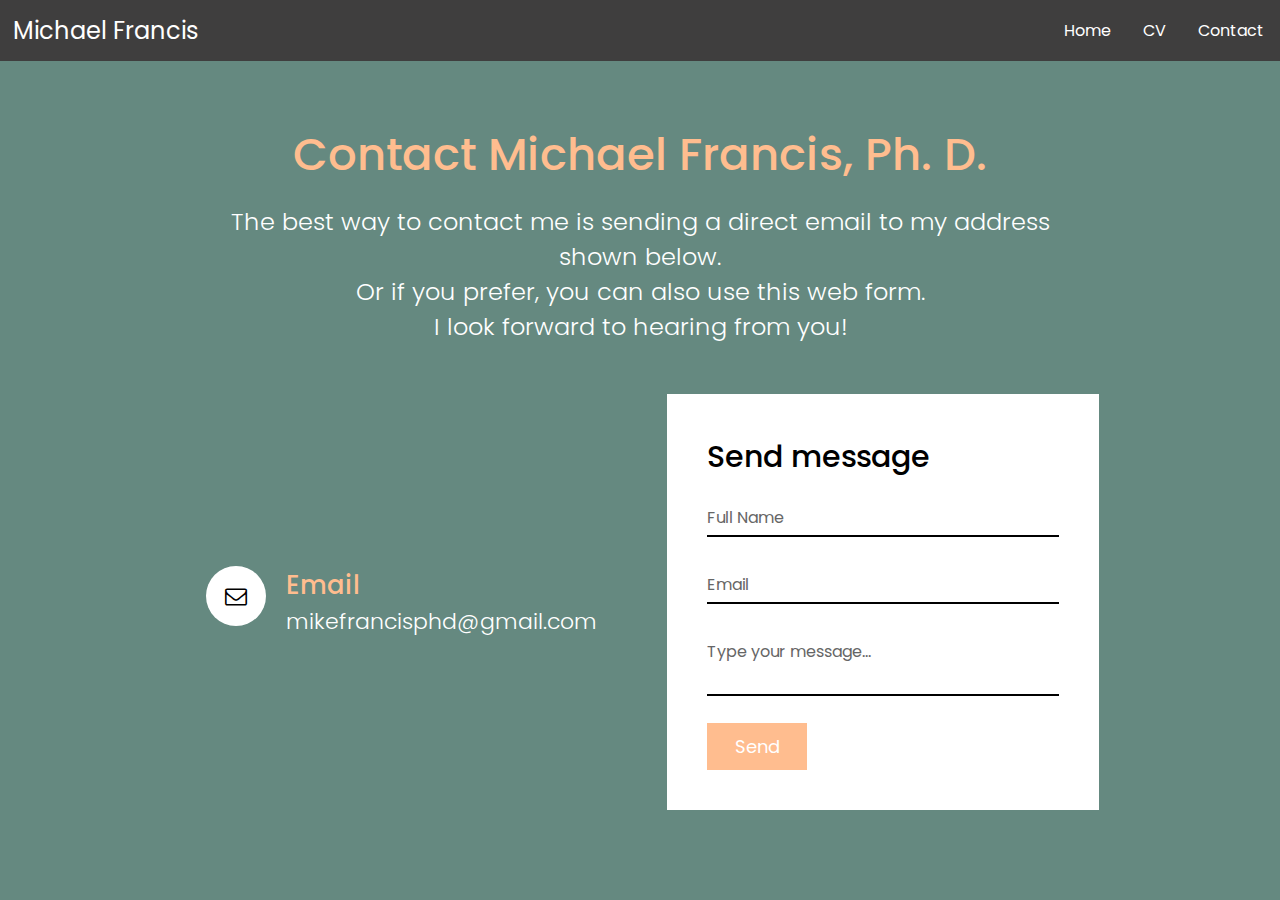
<file: contact.html>
<!DOCTYPE html>
<html lang="en">
<head>
    <meta charset="UTF-8">
    <meta http-equiv="X-UA-Compatible" content="IE=edge">
    <meta name="viewport" content="width=device-width, initial-scale=1.0">
    <link href="css/contact.css" rel="stylesheet" >
    <link rel="stylesheet" href="https://cdnjs.cloudflare.com/ajax/libs/font-awesome/4.7.0/css/font-awesome.css" 
      integrity="sha512-5A8nwdMOWrSz20fDsjczgUidUBR8liPYU+WymTZP1lmY9G6Oc7HlZv156XqnsgNUzTyMefFTcsFH/tnJE/+xBg==" 
      crossorigin="anonymous" 
      referrerpolicy="no-referrer" />
      <link rel="apple-touch-icon" sizes="180x180" href="images/favicon_io/apple-touch-icon.png">
      <link rel="icon" type="image/png" sizes="32x32" href="images/favicon_io/favicon-32x32.png">
      <link rel="icon" type="image/png" sizes="16x16" href="images/favicon_io/favicon-16x16.png">
      <link rel="manifest" href="images/favicon_io/site.webmanifest">


    <title>Contact</title>
</head>


<body>

<!-- ************************************************** -->
<!-- ********************NAVBAR********************* -->
<!-- ************************************************** -->
<nav class="navbar">
    <div class="logo"><a href="index.html">Michael Francis</a></div>
    <a href="#" class="toggle-button">
      <span class="bar"></span>
      <span class="bar"></span>
      <span class="bar"></span>
    </a>
    <div class="navbar-links">
      <ul>
        <li><a href="index.html">Home</a></li>
        <li><a href="CV.html">CV</a></li>
        <!-- <li><a href="projects.html">Projects</a></li> -->
        <li><a href="contact.html">Contact</a></li>
      </ul>
    </div>
  <script>const toggleButton = document.getElementsByClassName('toggle-button')[0]
    const navbarLinks = document.getElementsByClassName('navbar-links')[0]
    toggleButton.addEventListener('click', () =>{
        navbarLinks.classList.toggle('active')
    })</script>
  </nav>
  <!--end of Navigation bar-->




    <section class="contact">
    <div class="content">
        <h2>Contact Michael Francis, Ph. D.</h2>
        <p>The best way to contact me is sending a direct email to my address shown below. 
          <br>Or if you prefer, you can also use this web form.<br>
          I look forward to hearing from you!</p>
    </div>
    <div class="container">
        <div class="contactInfo">
            <div class="box">
                <div class="icon">
                <i class="fa fa-envelope-o" aria-hidden="true"></i>
                </div>
                 <div class="text">
                      <h3>Email</h3>
                        <p>mikefrancisphd@gmail.com</p>
                 </div>
              </div>
<!--               <div class="box">
                <div class="icon"><i class="fa fa-map-marker" aria-hidden="true"></i></div>
                 <div class="text">
                      <h3>Office address</h3>
                   <p>
                    Fred C. Davison Life Sciences Complex<br>
                    120 E Green St<br>
                    Athens, GA 30602</p>
                 </div>
              </div> -->
        </div>

        
        <div class="contactForm">
            <form action="https://formsubmit.co/mikefrancisphd@gmail.com" method="POST">
                <h2>Send message</h2>
                <div class="inputBox">
                    <input type="text" name="name" required="required">
                    <span>Full Name</span>
                </div>
                <div class="inputBox">
                    <input type="text" name="email" required="required">
                    <span>Email</span>
                </div>
                <div class="inputBox">
                    <textarea required="required" name="message"></textarea>
                    <span>Type your message...</span>
                </div>
                <div class="inputBox">
                    <button type="submit" name="">Send</button>
                </div>
                <input type="hidden" name="_next" value="https://mikefrancis.surge.sh/thankyou.html">
                
            </form>
        </div>

    


    </div>
    
    
    </section>
       

</body>
</html>
</file>
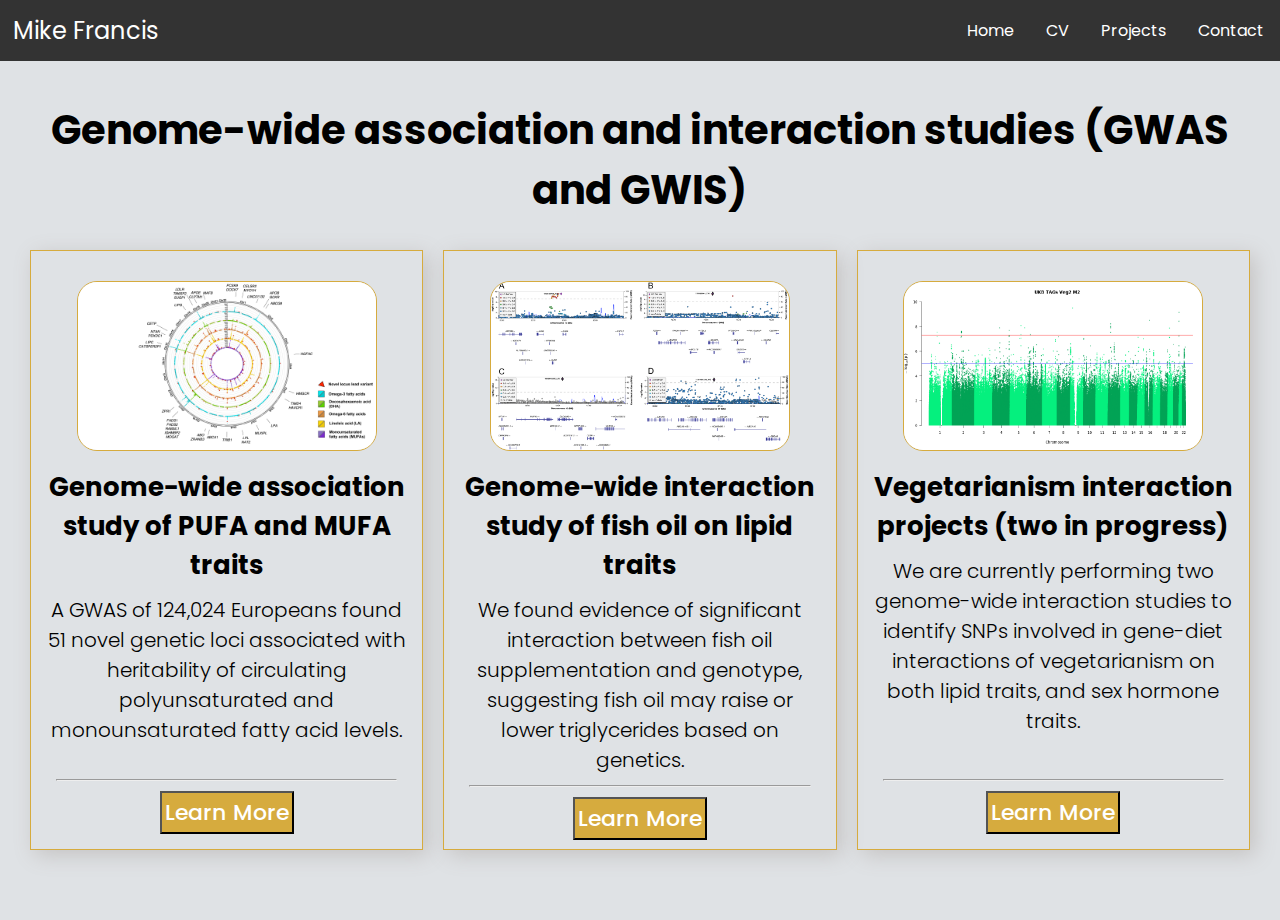
<file: projects.html>
<!DOCTYPE html>
<html lang="en">
<head>
    <meta charset="UTF-8">
    <meta http-equiv="X-UA-Compatible" content="IE=edge">
    <meta name="viewport" content="width=device-width, initial-scale=1.0">
    <title>Projects</title>
    <link href="css/projects.css" rel="stylesheet" >
    <link rel="apple-touch-icon" sizes="180x180" href="images/favicon_io/apple-touch-icon.png">
    <link rel="icon" type="image/png" sizes="32x32" href="images/favicon_io/favicon-32x32.png">
    <link rel="icon" type="image/png" sizes="16x16" href="images/favicon_io/favicon-16x16.png">
    <link rel="manifest" href="images/favicon_io/site.webmanifest">
    
</head>
<body>
<!-- ************************************************** -->
<!-- ********************NAVBAR********************* -->
<!-- ************************************************** -->
<nav class="navbar">
    <div class="logo"><a href="index.html">Mike Francis</a></div>
    <a href="#" class="toggle-button">
      <span class="bar"></span>
      <span class="bar"></span>
      <span class="bar"></span>
    </a>
    <div class="navbar-links">
      <ul>
        <li><a href="index.html">Home</a></li>
        <li><a href="CV.html">CV</a></li>
        <li><a href="projects.html">Projects</a></li>
        <li><a href="contact.html">Contact</a></li>
      </ul>
    </div>
  <script>const toggleButton = document.getElementsByClassName('toggle-button')[0]
    const navbarLinks = document.getElementsByClassName('navbar-links')[0]
    toggleButton.addEventListener('click', () =>{
        navbarLinks.classList.toggle('active')
    })
    </script>
  </nav>
  
  <!--end of Navigation bar-->

  
<section class="title">
    <h1>Genome-wide association and interaction studies
      (GWAS and GWIS)</h1>
</div>


<div class="project-container">


<!-- *******************CARD 1******************* -->
<div class="project-card">
    <div class="upper">
        <img class="project-image" src="images/project/Fig2.png" href="https://github.com/michaelofrancis?tab=repositories/">
        <h3>Genome-wide association study of PUFA and MUFA traits</h3>
        <p class="subtext"> A GWAS of 124,024 Europeans found 51 novel genetic loci associated with heritability of circulating polyunsaturated and monounsaturated fatty acid levels. </p>
    </div>
    
    <div class="bottom">
        <hr>
        <button id="myBtn1" class="modalbutton" href="#myModal1">Learn More</button>
    </div>
    </div>

<!-- *******************MODAL 1******************* -->

<!-- The Modal -->
<div id="myModal1" class="modal">
    <!-- Modal content -->
    <div class="modal-content">
      <span class="close">&times;</span>
      <div class="modal-header">
        Fifty-one novel, replicated loci identified in genome-wide association study of polyunsaturated and monounsaturated fatty acids in 124,024 European individuals, by Francis <i>et al.</i>(2022)
      </div>

      <div class="modal-body">
        <img class="modal-image" src="images/project/Fig2-crop.png">

        
In this analysis we performed the largest genome-wide association study (GWAS) to-date on circulating polyunsaturated and monounsaturated fatty acid (PUFA and MUFA) levels. In our analysis of 124,024 European study participants, we found 612 significant associations between genetic loci and PUFA or MUFA levels. This includes 51 associations that were significant, replicated in at least one external study cohort, and had never been previously reported (novel). This study can help us understand which genetic variants influence PUFA and MUFA levels, and can help guide future gene-based dietary interventions and recommendations.



      </div>
      <div class="modal-footer">
        <a class="project-link" target="_blank" href="https://doi.org/10.1101/2022.05.27.22275343">
          View full preprint on medRxiv</a><br>
     <a class="project-link" target="_blank" href="https://github.com/michaelofrancis/PUFA_GWAS">
       View code used in this project on Github</a>
      </div>
   </div>
   </div>

   <!-- *******************CARD 2******************* -->
<div class="project-card">
    <div class="upper">
        <img class="project-image" src="images/project/locuszoomFO.PNG" />
        <h3>Genome-wide interaction study of fish oil on lipid traits</h3>
        <p class="subtext"> We found evidence of significant interaction between fish oil supplementation and genotype, suggesting fish oil may raise or lower triglycerides based on genetics.</p>
    </div>
    
    <div class="bottom">
      
        <hr>
        <button id="myBtn2" class="modalbutton" href="#myModal2">Learn More</button>
    </div>
    </div>

    <!-- *******************MODAL2******************* -->

    <div id="myModal2" class="modal">
      <!-- Modal content -->
      <div class="modal-content">
        <span class="close">&times;</span>
        <div class="modal-header">
          Genome-wide association study of fish oil supplementation on lipid traits in 81,246 individuals reveals new gene-diet interaction loci, by Francis <i>et al.</i>(2021)
        </div>
  
        <div class="modal-body">
          <img class="modal-image" src="images/project/locuszoomFO.PNG">
  The results of this genome-wide interaction study (GWIS) revealed one significant interaction locus at rs112803755 which modified the effects of fish oil supplementation on triglyceride levels in a cross-sectional cohort study of 81,246 Europeans. The minor allele at this SNP is significantly associated with decreased TAGs in individuals with fish oil supplementation, but with increased TAGs in those without supplementation. Our findings highlight the usefulness of personalized nutrition based on individual genetic makeup.
  
        </div>
        <div class="modal-footer">
          <a class="project-link" target="_blank" href="https://journals.plos.org/plosgenetics/article?id=10.1371/journal.pgen.1009431">
            View full manuscript on PLOS GENETICS</a><br>
       <a class="project-link" target="_blank" href="https://github.com/michaelofrancis/FishOil-Lipid-Interaction">
         View code used in this project on Github</a>
        </div>
     </div>
     </div>

 <!-- *******************CARD 3******************* -->
 <div class="project-card">
    <div class="upper">
      <img class="project-image" src="images/project/TAGs-Veg2-M2.png" />
  <h3>Vegetarianism interaction projects (two in progress)</h3>
  <p class="subtext"> We are currently performing two genome-wide interaction studies to identify SNPs involved in gene-diet interactions of vegetarianism on both lipid traits, and sex hormone traits.</p>
    </div>
    
    <div class="bottom">
        <hr>
        <button id="myBtn3" class="modalbutton" href="#myModal3">Learn More</button>
    </div>
    </div>

<!-- *******************MODAL 3******************* -->

<div id="myModal3" class="modal">
  <!-- Modal content -->
  <div class="modal-content">
    <span class="close">&times;</span>
    <div class="modal-header">
      Vegetarian interaction projects by Francis <i>et al.</i>(in preparation; 2022)
    </div>

    <div class="modal-body">
      <img class="modal-image" src="images/project/TAGs-Veg2-M2.png">
We are performing two genome-wide interaction studies (GWIS) to identify genetic variants that interact with a vegetarian diet to produce different effects on health outcomes. These projects are querying interaction effects on circulating lipid traits (LDL, HDL, total cholesterol, triglycerides), and sex hormone traits (testosterone, SHBG). Both of these manuscripts are projected to be completed by November 2022.



    </div>
    <div class="modal-footer">

      <a class="project-link" target="_blank" href="https://github.com/michaelofrancis/LipidsxVeg">
        View code used in lipids interaction project on Github</a><br>
   <a class="project-link" target="_blank" href="https://github.com/michaelofrancis/TestosteronexVeg">
     View code used in testosterone interaction project on Github</a>
    </div>
 </div>
 </div>





</div>


</section>











<!-- *******************MODAL SCRIPT************* -->
   <script>

    // Get the modal
    var modals = document.querySelectorAll('.modal');
    
    // Get the button that opens the modal
    var btn = document.querySelectorAll("button.modalbutton");
    
    // Get the <span> element that closes the modal
    var spans = document.getElementsByClassName("close");
    
    // When the user clicks on the button, open the modal
    
    for (var i = 0; i < btn.length; i++) {
     btn[i].onclick = function(e) {
        e.preventDefault();
        modal = document.querySelector(e.target.getAttribute("href"));
        modal.style.display = "block";
     }
    }
    
    // When the user clicks on <span> (x), close the modal
      for (var i = 0; i < spans.length; i++) {
     spans[i].onclick = function() {
        for (var index in modals) {
          if (typeof modals[index].style !== 'undefined') modals[index].style.display = "none";    
        }
     }
    }
    // When the user clicks anywhere outside of the modal, close it
    window.onclick = function(event) {
        if (event.target.classList.contains('modal')) {
         for (var index in modals) {
          if (typeof modals[index].style !== 'undefined') modals[index].style.display = "none";    
         }
        }
    }
    
window.ontouchend= function(event) {
        if (event.target.classList.contains('modal')) {
         for (var index in modals) {
          if (typeof modals[index].style !== 'undefined') modals[index].style.display = "none";    
         }
        }
    }


    </script>
    
    

 </body>
</html>
</file>
<file: css/contact.css>
@import url('https://fonts.googleapis.com/css2?family=Asap:wght@400;500;700&family=Poppins:ital,wght@0,100;0,200;0,300;0,400;0,500;0,600;0,700;0,800;0,900;1,100;1,200;1,300;1,400;1,500;1,600;1,700;1,800;1,900&display=swap');

:root{
    --col1:white;
    --col2:#FFBD8F; 
    --col3:black;
    --col4: #658980;

}


* {
    margin:0;
    padding:0;
    box-sizing:border-box;
    font-family: 'Poppins', sans-serif;
}

.contact{
    position:relative;
    min-height:100vh;
    padding: 50px 100px;
    
    display:flex;
    justify-content: center;
    align-items:center;
    flex-direction: column;
    background-color: var(--col4);
    background-size:cover;
}

.contact .content{
    max-width: 80%;
    text-align:center;
}

.contact .content h2{
    font-size:45px;
    font-weight:500;
    color:var(--col2);
    margin-top:30px;
    margin-bottom: 15px;
}

.contact .content p{
    font-weight:300;
    font-size: 24px;
    color:var(--col1);
    margin-bottom:20px;
}

.container{
    width:100%;
    display:flex;
    justify-content: center;
    align-items: center;
    margin-top: 30px;
}

.container .contactInfo{
    width:45%;
    display:flex;
    flex-direction:column;
}

.container .contactInfo .box{
    position:relative;
    padding: 20px 0;
    display:flex;
    margin:25px;

}

.container .contactInfo .box .icon{
    min-width: 60px;
    height:60px;
    background:var(--col1);
    display:flex;
    justify-content:center;
    align-items: center;
    border-radius: 50%;
    font-size: 22px;
}

.container .contactInfo .box .text{
    display:flex;
    margin-left:20px;
    font-size:22px;
    color:var(--col1);
    flex-direction: column;
    font-weight:300;
}

.container .contactInfo .box .text h3{
    font-weight:500;
    color: var(--col2);
}

.contactForm{
    width:40%;
    padding:40px;
    background:var(--col1);
}

.contactForm h2{
    font-size: 30px;
    color: var(--col3);
    font-weight:500;
}

.contactForm .inputBox{
    position:relative;
    width:100%;
    margin-top:10px;

}

.contactForm .inputBox input,
.contactForm .inputBox textarea{
    width:100%;
    padding: 5px 0;
    font-size:16px;
    margin:10px 0;
    border:none;
    border-bottom:2px solid var(--col3);
    outline:none;
    resize:none;
    background-color: var(--col1);
}

.contactForm .inputBox span{
    position:absolute;
    left:0;
    padding: 5px 0;
    font-size:16px;
    margin:10px 0;
    pointer-events:none;
    transition:0.5s;
    color:#666;
    background-color: var(--col1);
}

.contactForm .inputBox input:focus ~ span,
.contactForm .inputBox input:valid ~ span,
.contactForm .inputBox textarea:focus ~ span,
.contactForm .inputBox textarea:valid ~ span{
    color: #000000;
    font-size: 12px;
    transform:translateY(-20px);
}

.contactForm .inputBox button{
    width:100px;
    background: var(--col2);
    color: var(--col1);
    border:none;
    cursor:pointer;
    padding:10px;
    font-size:18px;
}

@media (max-width:991px){
    .contact{
        padding:50px;
    }
    .container{
        flex-direction: column;
    }
    .container .contactInfo{
        margin-bottom:40px;
    }
    .container .contactInfo,
    .contactForm{
        width:100%;
    }
}




/* div {
    background-image: url("../images/Catpic/IMG_4877.JPG");
    background-size: 100% 100%;
    background-attachment: fixed;
    border: solid 1px #000;
    padding-left: 300px;
  box-sizing: border-box;
  box-shadow: inset 200px 0 100px 0 #FFF;
} */




/* -------------------------------------------------- */
/* ------------------NAVBAR-------------------------- */
/* -------------------------------------------------- */
.navbar {
    display: flex;
    justify-content: space-between;
    align-items:center;
    background-color: #3f3e3e;
    color: white;
    position:fixed;
    width:100%;
    top:0;
    z-index:999;
}

.logo{
    font-size:1.5rem;
    margin: .8rem;
}

.logo a{
    text-decoration: none;
    color:white;
}

.navbar-links ul{
    margin:0;
    padding:0;
    display:flex;
}

.navbar-links li {
    list-style: none;
}

.navbar-links li a {
    text-decoration:none;
    color: white;
    padding: 1rem;
    display: block;
}

.navbar-links li:hover{
    background-color: #555 ;

}

.toggle-button{
    position:absolute;
    top: .75rem;
    right: 1rem;
    display: none;
    flex-direction: column;
    justify-content: space-between;
    width:30px;
    height:21px;
}

.toggle-button .bar{
    height: 3px;
    width:100%;
    background-color:white;
    border-radius: 10px;
}


/* If the size is less than 400 */
@media (max-width: 400px){
    .toggle-button{
        display:flex;
    }

    .navbar-links{
        display:none;
        width:100%;
    }

    .navbar{
        flex-direction:column;
        align-items:flex-start;
    }
    .navbar-links ul{
        flex-direction:column;
        width:100%;
    }

    .navbar-links li{
        text-align:center;
    }

    .navbar-links li a {
        padding: .5rem 1rem;
    }

    .navbar-links.active{
        display:flex;
    }


}
</file>
<file: css/projects.css>
@import url('https://fonts.googleapis.com/css2?family=Asap:wght@400;500;700&family=Poppins:ital,wght@0,100;0,200;0,300;0,400;0,500;0,600;0,700;0,800;0,900;1,100;1,200;1,300;1,400;1,500;1,600;1,700;1,800;1,900&display=swap');

/* https://github.com/kubowania/responsive-portfolio/blob/main/src/styles.css */


:root{
    --col1:#182c4023;
    --col1b:#182c40;
    --col2:#d6ab3e;
    --col3:#77C1BB;
    --col4:#684e0d;
    --col5:white;
    --cardcol: #77ebff;
    --cardborder: #182c4023;
}

* {
    margin:0;
    padding:0;
    box-sizing:border-box;
    font-family: 'Poppins', sans-serif;
}

body{
    background:var(--col1);
    display:flex;
    justify-content: center;
    align-items: center;
    min-height:100vh;
}

.title {
    padding:20px;
    margin-top: 60px;
    overflow-x: hidden;
    text-align:center;
}

h1{
    font-size: 40px;
    margin:20px;
}


.project-container{
    display:flex;
    justify-content: space-around;
    text-align:center;
}

.project-card{
    width:400px;
    height:600px;
    box-shadow: 5px 5px 20px rgb(197, 195, 195);
    margin: 10px;
    padding:5px;
    display: flex;
    justify-content: space-between;
    flex-direction: column;
    border:var(--col2) solid 1px;
    text-align: center;
    margin-bottom:50px;
}

.project-card .upper {
    justify-content: normal;
  }

h3{
    margin:10px;
    font-size:26px;
}

.subtext{
    font-size:20px;
    font-weight:300;
}

p {
    margin:10px;
    font-size: 10px;
    font-weight:300;
    padding:0px;
}

hr{
    margin-left: 20px;
    margin-right: 20px;
    
}

.project-image {
    margin-top: 25px;
    width: 300px;
    height:170px;
    border:1px solid var(--col2); 
    border-radius: 20px;
}
  

.project-card .modalbutton{
    background-color:var(--col2);
    color:white;
    font-size:22px;
    font-weight:500;
    padding:3px;
    margin: 10px;
}
.modalbutton:hover{
    font-weight: bold;
}


/* The Modal (background) */
.modal {
    display: none; /* Hidden by default */
    position: fixed; /* Stay in place */
    z-index: 1; /* Sit on top */
    left: 0;
    top: 0;
    width: 100%; /* Full width */
    height: 100%; /* Full height */
    overflow: auto; /* Enable scroll if needed */
    background-color: rgb(0,0,0); /* Fallback color */
    background-color: rgba(0,0,0,0.4); /* Black w/ opacity */
  }
  
  /* Modal Content/Box */
  .modal-content {
    background-color: #fefefe;
    margin: 10% auto; /* 15% from the top and centered */
    padding: 20px;
    border: 1px solid var(--col1);
    width: 80%; /* Could be more or less, depending on screen size */
}

.modal-content p{
font-size:30px;  
width: 95%;
}

.modal-header {
    padding: 2px 16px;
    background-color: var(--col1b);
    color: white;
    width: 95%;
    margin:20px;
    font-weight: 500;
    font-size:30px;
    text-align:left;
  }
  .modal-body {
      padding: 2px 16px;
      width: 95%;
      font-size:22px;
      display:flex;
      text-align:justify;
      justify-content: space-between;
    }



  .modal-footer {
    padding: 2px 16px;
    background-color: var(--col1b);
    color: white;
    width: 95%;
    margin:20px;
    text-decoration: none;
    font-size:24px;
  }


.modal-footer a:link {
    text-decoration: none;
    color: rgb(124, 189, 197);}
.modal-footer a:visited {
    color: rgb(124, 189, 197);
    text-decoration: none;}
.modal-footer a:hover {
    color: white;
    text-decoration: none;}
.modal-footer a:active {
    color: rgb(124, 189, 197);
    text-decoration: none;} 


    .modal-image {
        margin-top: 5px;
        margin-right:20px;
        margin-left:0;
        width: 60%;
        height:60%;
        justify-content: left;
    }



  /* The Close Button */
  .close {
    color: #aaa;
    float: right;
    font-size: 28px;
    font-weight: bold;
  }
  
  .close:hover,
  .close:focus {
    color: black;
    text-decoration: none;
    cursor: pointer;
  }



  @media only screen and (max-width: 1000px) {
    .project-container {
        display: flex;
        flex-wrap: wrap;
    }
}


/* -------------------------------------------------- */
  /*  ------------------NAVBAR-------------------------- */
/* -------------------------------------------------- */
.navbar {
    display: flex;
    justify-content: space-between;
    align-items:center;
    background-color: #333;
    color: white;
    position:fixed;
    width:100%;
    top:0;
    z-index:999;
}

.logo{
    font-size:1.5rem;
    margin: .8rem;
}

.logo a{
    text-decoration: none;
    color:white;
}

.navbar-links ul{
    margin:0;
    padding:0;
    display:flex;
}

.navbar-links li {
    list-style: none;
}

.navbar-links li a {
    text-decoration:none;
    color: white;
    padding: 1rem;
    display: block;
}

.navbar-links li:hover{
    background-color: #555 ;

}

.toggle-button{
    position:absolute;
    top: .75rem;
    right: 1rem;
    display: none;
    flex-direction: column;
    justify-content: space-between;
    width:30px;
    height:21px;
}

.toggle-button .bar{
    height: 3px;
    width:100%;
    background-color:white;
    border-radius: 10px;
}


/* If the size is less than 400 */
@media (max-width: 400px){
    .toggle-button{
        display:flex;
    }

    .navbar-links{
        display:none;
        width:100%;
    }

    .navbar{
        flex-direction:column;
        align-items:flex-start;
    }
    .navbar-links ul{
        flex-direction:column;
        width:100%;
    }

    .navbar-links li{
        text-align:center;
    }

    .navbar-links li a {
        padding: .5rem 1rem;
    }

    .navbar-links.active{
        display:flex;
    }


}
</file>
